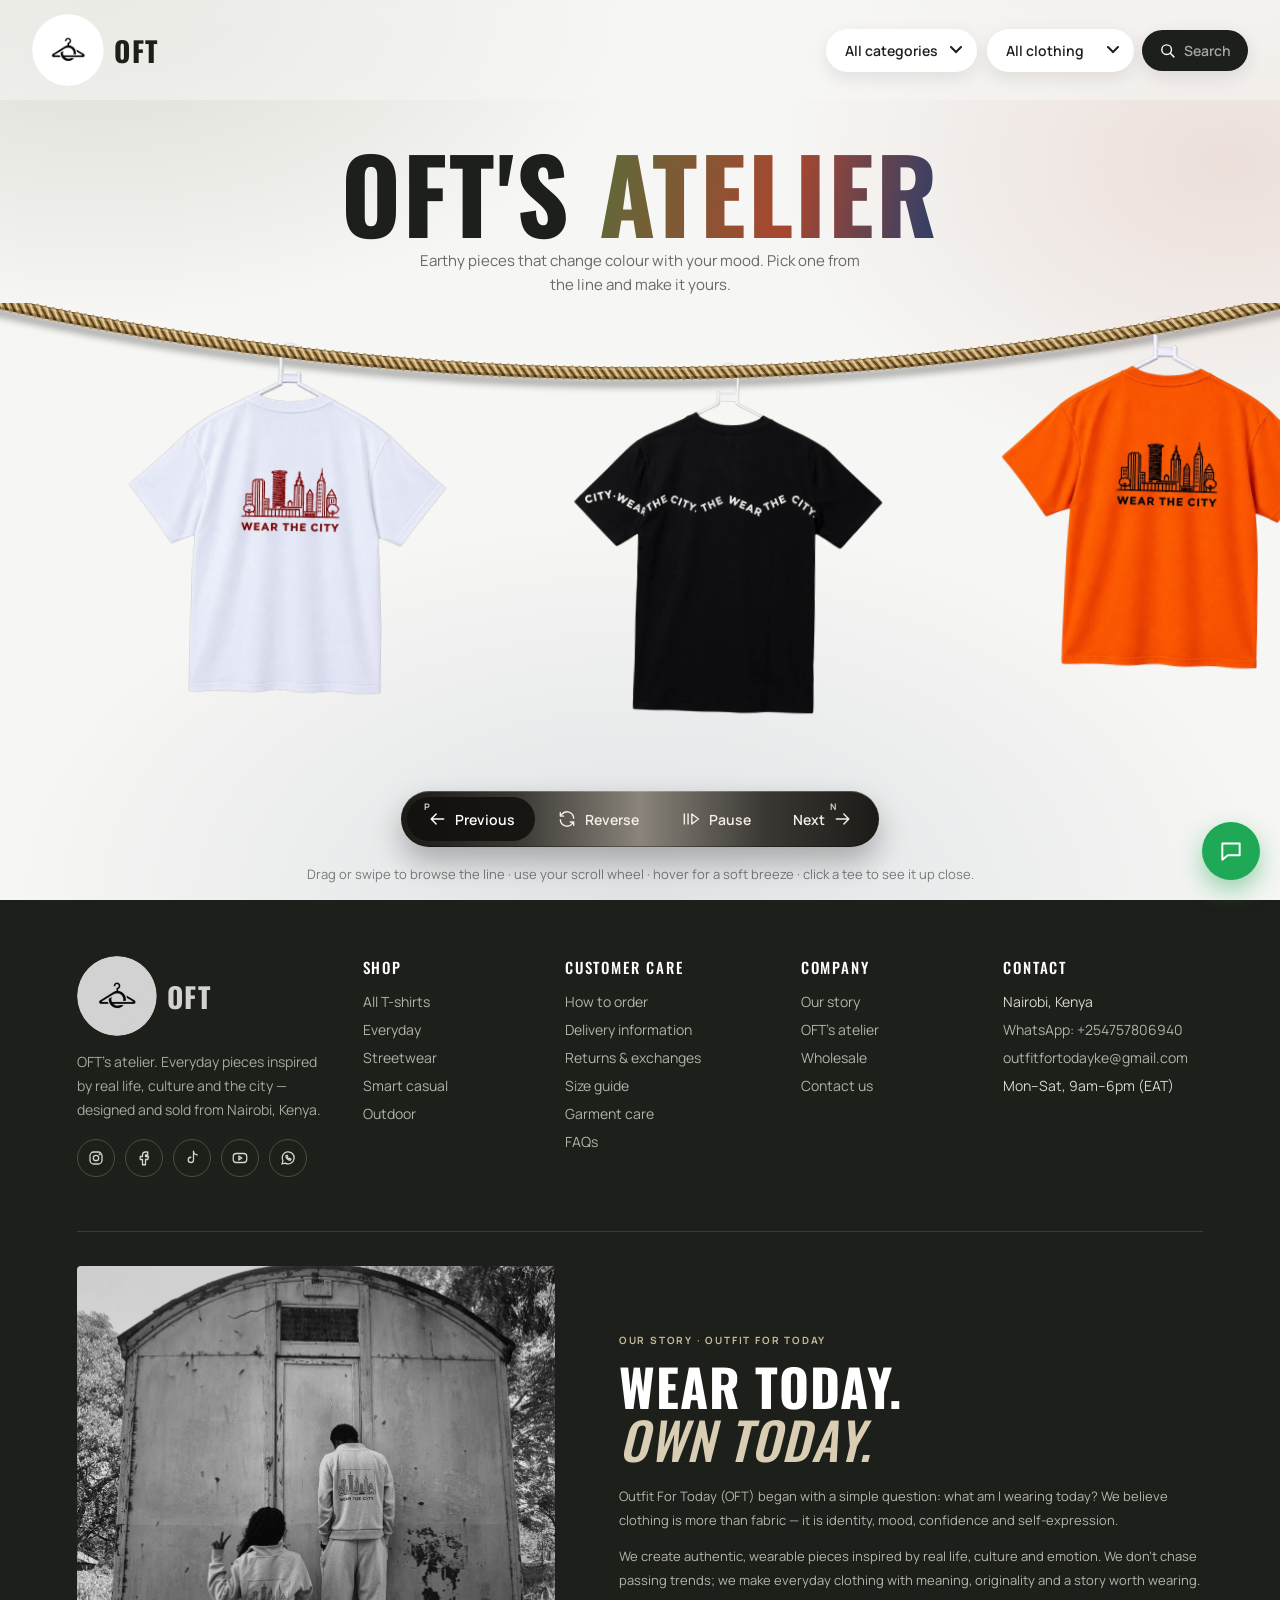
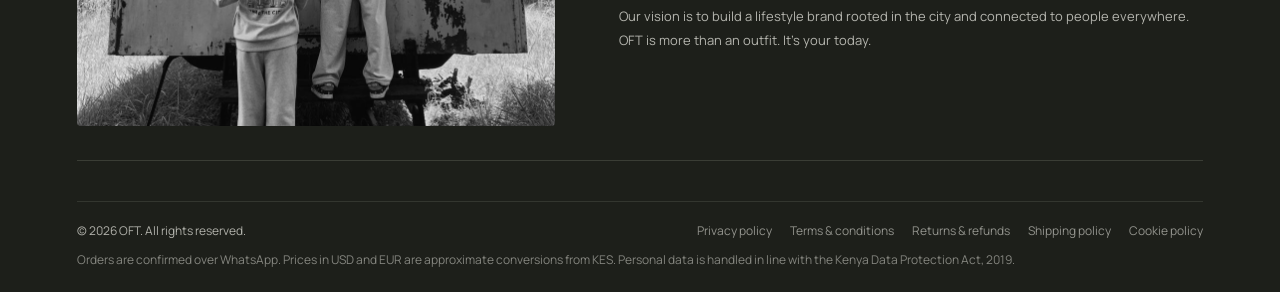
<file: index.html>
<!DOCTYPE html>
<html lang="en">
<head>
<meta charset="UTF-8">
<meta name="viewport" content="width=device-width, initial-scale=1">
<title>OFT — OFT's Atelier</title>
<link rel="icon" type="image/webp" href="assets/logo.webp">
<link rel="preconnect" href="https://fonts.googleapis.com">
<link rel="preconnect" href="https://fonts.gstatic.com" crossorigin>
<link href="https://fonts.googleapis.com/css2?family=Oswald:wght@500;700&family=Manrope:wght@400;600&display=swap" rel="stylesheet">
<link rel="stylesheet" href="css/style.css">
<link rel="stylesheet" href="css/loader.css">
<script src="js/loader.js"></script>
</head>
<body>
<header class="top">
  <a class="logo" id="logoL" href="#" aria-label="OFT home"></a>
  <div class="nav">
    <div class="sels"><select id="cat" aria-label="Category"></select><select id="type" aria-label="Clothing type"></select></div>
    <button class="search-toggle" id="searchToggle" type="button" aria-expanded="false" aria-controls="siteSearch"><svg viewBox="0 0 24 24" aria-hidden="true"><circle cx="10.8" cy="10.8" r="6.8"/><path d="m16 16 5 5"/></svg><span>Search</span></button>
    <div class="site-search" id="siteSearch" hidden><label for="siteSearchInput">Search OFT</label><div class="search-field"><input id="siteSearchInput" type="search" placeholder="Search products, categories, help…" autocomplete="off"><button id="searchClose" type="button" aria-label="Close search">×</button></div><div id="searchResults" class="search-results" aria-live="polite"></div></div>
  </div>
</header>

<main id="landing">
  <div class="hero">
    <h1>OFT's <span>atelier</span></h1>
    <p class="sub">Earthy pieces that change colour with your mood. Pick one from the line and make it yours.</p>
  </div>
  <div class="stage" id="stage">
    <svg class="rope" id="rope" aria-hidden="true" focusable="false"></svg>
    <div class="track" id="track"></div>
    <svg class="rope front" id="ropeFront" aria-hidden="true" focusable="false"></svg>
    <div class="empty" id="empty" hidden></div>
  </div>
  <div class="controls">
    <div class="dock" role="group" aria-label="Line controls">
      <button id="linePrev" aria-label="Scroll to previous clothes" aria-keyshortcuts="P"><span class="arr"><svg viewBox="0 0 24 24" aria-hidden="true"><path d="M20 12H5M11 6l-6 6 6 6"/></svg><sup>P</sup></span><span class="lbl">Previous</span></button>
      <button id="reverse" aria-label="Reverse direction"><svg class="ic" viewBox="0 0 24 24" aria-hidden="true"><path d="M20 11a8 8 0 0 0-14.5-4.2M4 4.5v4h4"/><path d="M4 13a8 8 0 0 0 14.5 4.2M20 19.5v-4h-4"/></svg><span class="lbl">Reverse</span></button>
      <button id="toggle" aria-label="Pause or play"><svg class="ic" viewBox="0 0 24 24" aria-hidden="true"><path d="M4 6v12M8.5 6v12"/><path d="M13 6l8 6-8 6z"/></svg><span class="lbl">Pause</span></button>
      <button id="lineNext" aria-label="Scroll to next clothes" aria-keyshortcuts="N"><span class="lbl">Next</span><span class="arr"><svg viewBox="0 0 24 24" aria-hidden="true"><path d="M4 12h15M13 6l6 6-6 6"/></svg><sup>N</sup></span></button>
    </div>
  </div>
  <p class="hint">Drag or swipe to browse the line · use your scroll wheel · hover for a soft breeze · click a tee to see it up close.</p>
</main>
<div id="footL"></div>

<section id="detail" hidden>
  <div class="dbar"><a class="logo" id="logoD" href="#" aria-label="Back to the line"></a><button id="back" class="back">Back to the line</button></div>
  <div class="dmain">
    <div class="view" id="view"></div>
    <div class="info">
      <h2 id="pname"></h2>
      <div class="tags" id="tags"></div>
      <div class="buy">
        <div class="qty" id="qty" role="group" aria-label="Quantity"><button data-d="-1" aria-label="Less">−</button><output id="q">1</output><button data-d="1" aria-label="More">+</button></div>
        <div class="price"><div class="amt"><b id="amt"></b><small id="each"></small></div>
          <div class="cur" id="cur" role="group" aria-label="Currency"><button data-c="KES">KES</button><button data-c="USD">USD</button><button data-c="EUR">EUR</button></div></div>
      </div>
      <p class="desc" id="desc"></p>
      <div class="modal-actions">
        <a class="catalogue" href="https://wa.me/c/254757806940" target="_blank" rel="noopener">View catalogue</a>
        <a class="wa" id="wa" target="_blank" rel="noopener">Chat with us on WhatsApp</a>
      </div>
    </div>
  </div>
  <div id="footD"></div>
</section>

<div id="policyDialog" class="policy-dialog" hidden role="dialog" aria-modal="true" aria-labelledby="policyTitle">
  <article class="policy-sheet"><header><h2 id="policyTitle">Store policy</h2><button id="policyClose" type="button" aria-label="Close policy">Close ✕</button></header><div id="policyBody" class="policy-body"></div></article>
</div>

<div id="help">
  <div class="panel" id="panel" hidden></div>
  <button id="bubble" aria-label="Support" aria-expanded="false"><svg viewBox="0 0 24 24"><path d="M4 5h16v11H9l-5 4z"/></svg></button>
</div>

<!-- Logo + colour filters (do not remove). -->
<svg width="0" height="0" style="position:absolute" aria-hidden="true" focusable="false">
  <filter id="softClothRipple" x="-8%" y="-8%" width="116%" height="116%">
    <feTurbulence type="fractalNoise" baseFrequency="0.012 0.035" numOctaves="2" seed="8" result="fabricNoise"/>
    <feDisplacementMap in="SourceGraphic" in2="fabricNoise" scale="1.8" xChannelSelector="R" yChannelSelector="G"/>
  </filter>
  <symbol id="logo" viewBox="0 0 40 40"><rect width="40" height="40" rx="10" fill="#1d1f1a"/><path d="M20 22v-3c-3-4 4-7 4-3" fill="none" stroke="#d9cdb4" stroke-width="2.4" stroke-linecap="round"/><path d="M7 31l13-9 13 9z" fill="none" stroke="#d9cdb4" stroke-width="2.6" stroke-linejoin="round" stroke-linecap="round"/></symbol>
</svg>

<script src="js/app.js"></script>
</body>
</html>
</file>
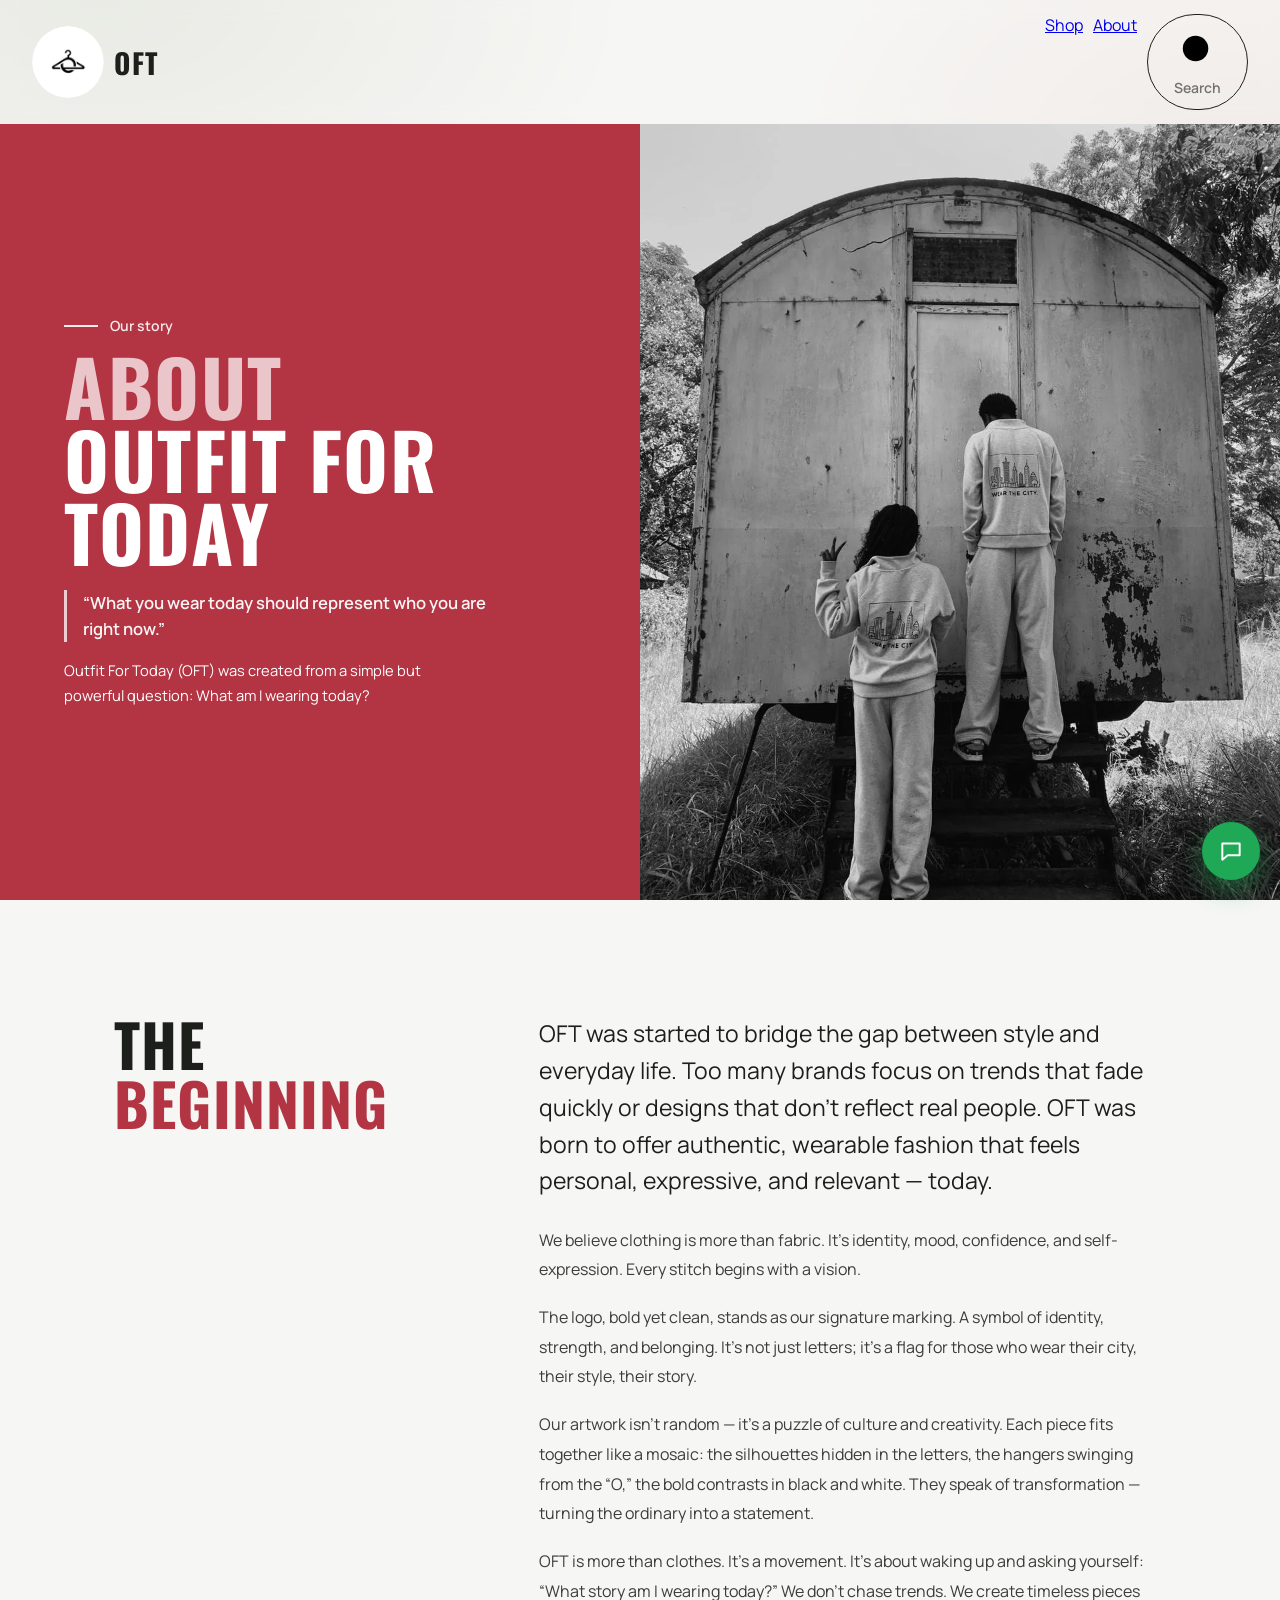
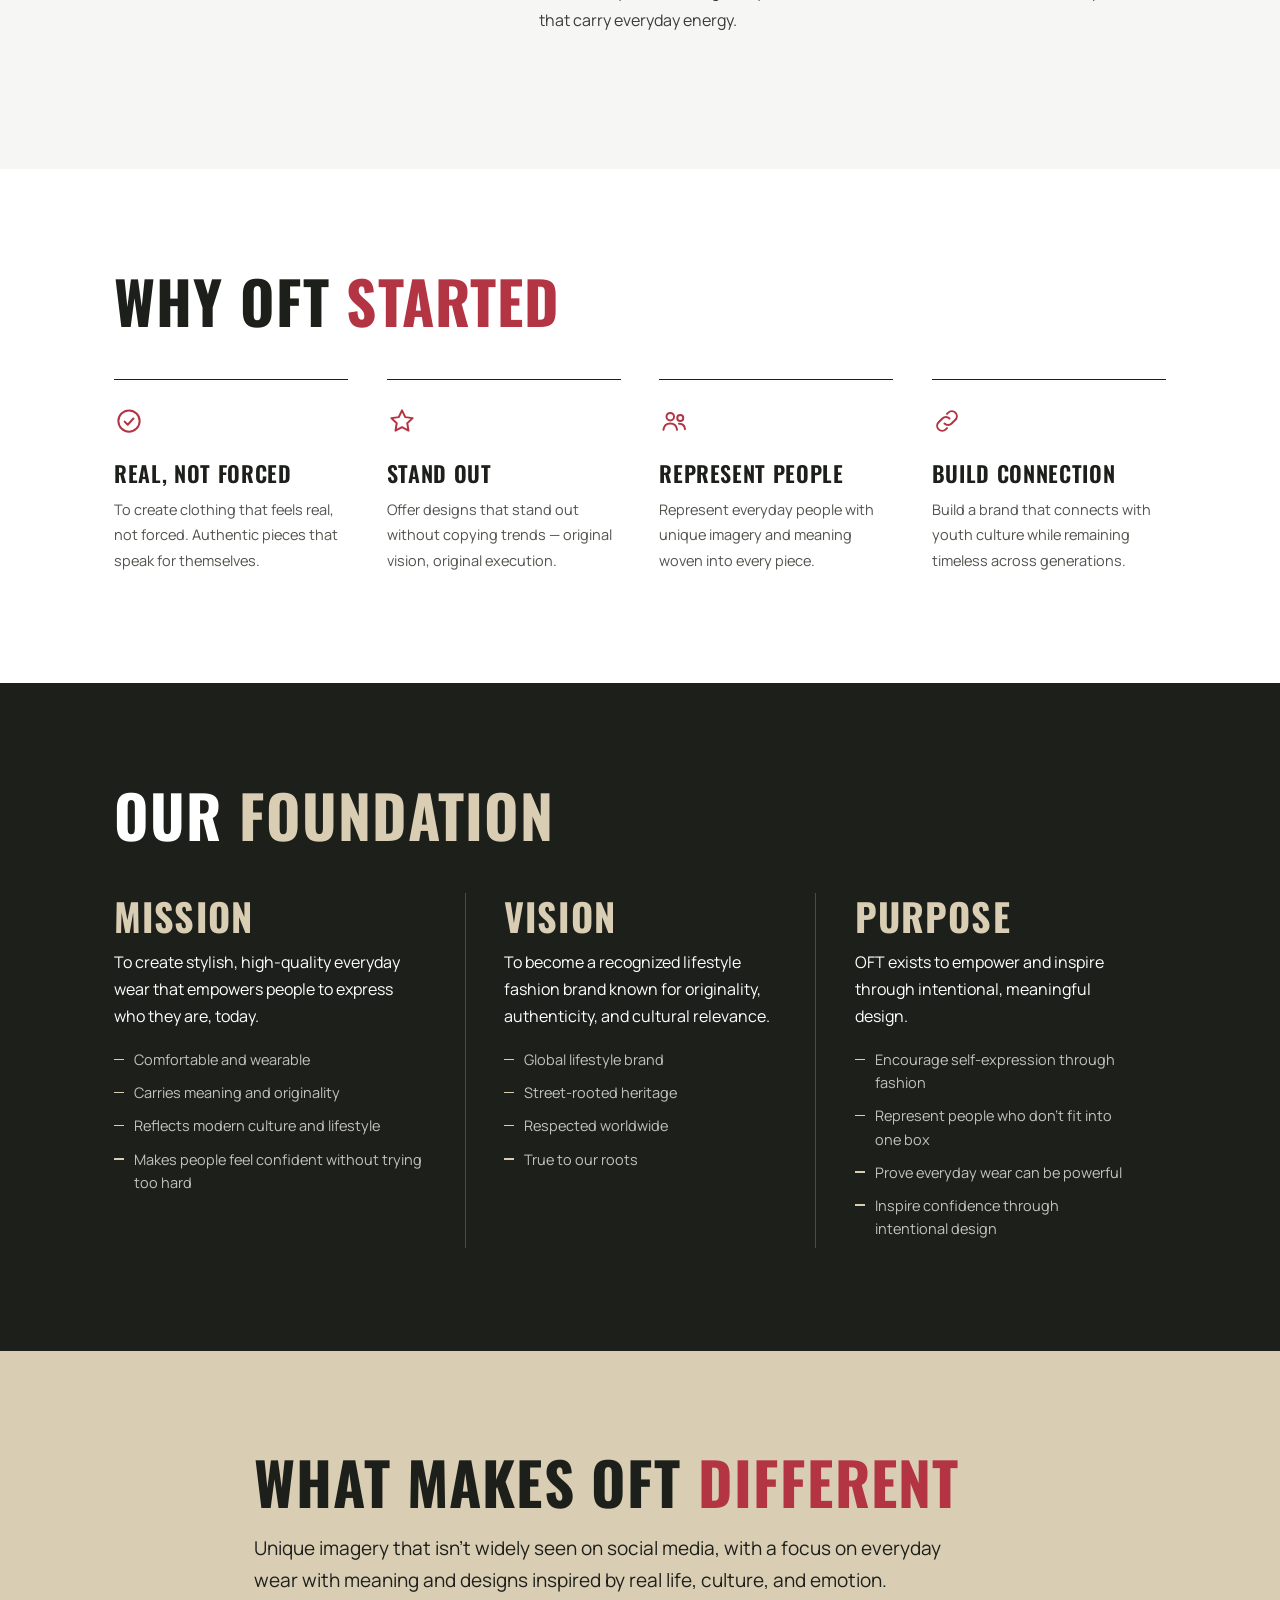
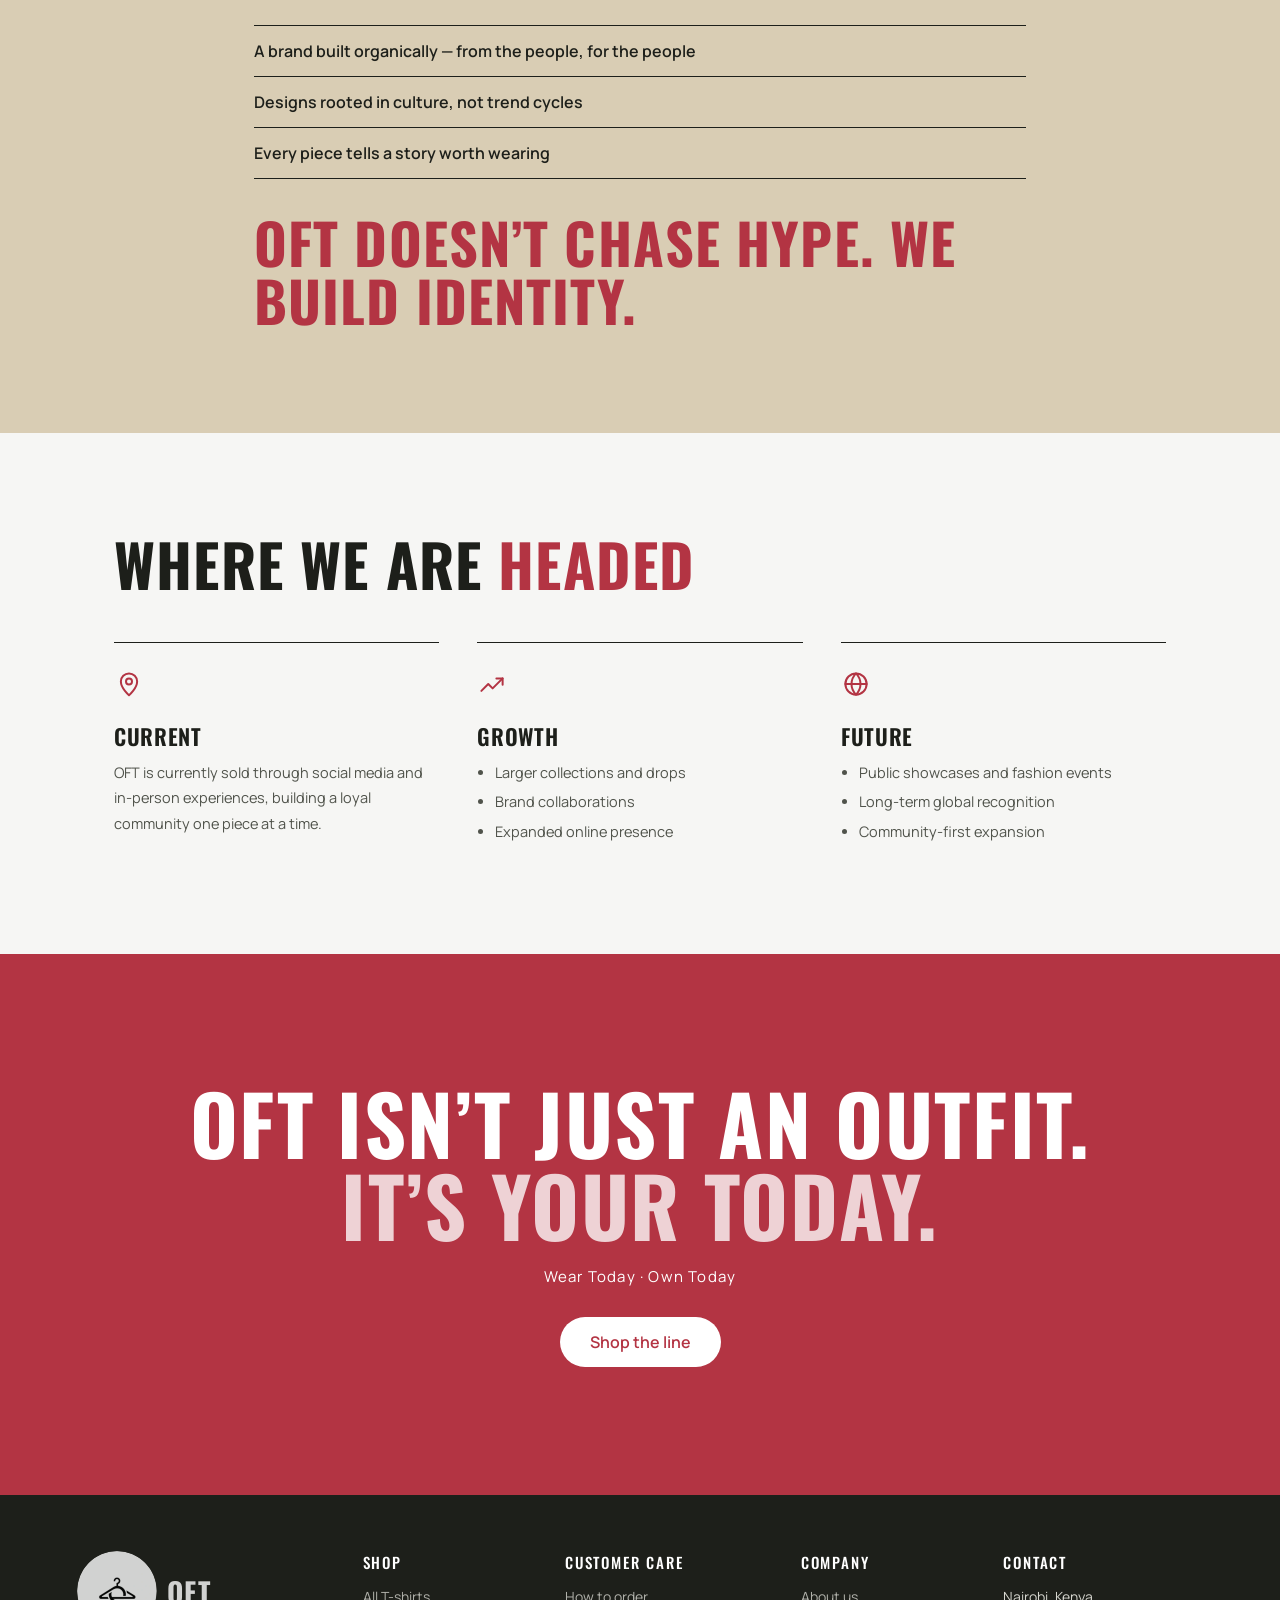
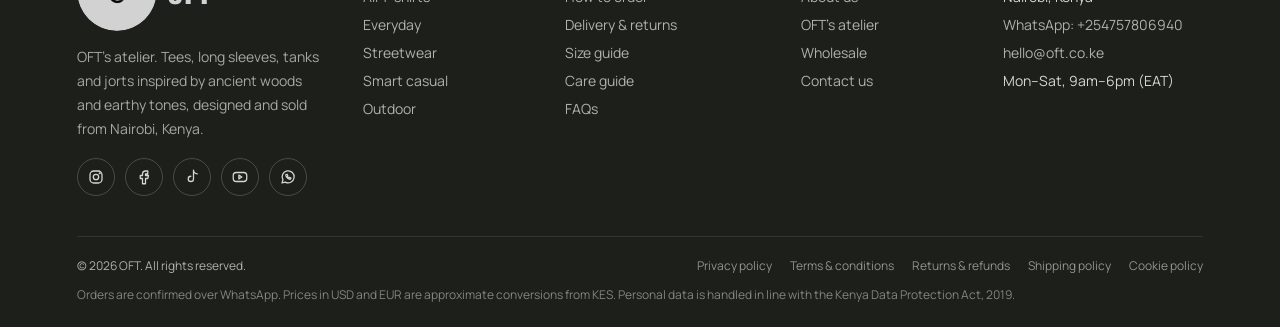
<file: about.html>
<!DOCTYPE html>
<html lang="en">
<head>
<meta charset="UTF-8">
<meta name="viewport" content="width=device-width, initial-scale=1">
<title>About — Outfit For Today (OFT)</title>
<meta name="description" content="Outfit For Today (OFT) is a Nairobi clothing label built on one question: what am I wearing today? Read our story, mission and vision.">
<link rel="icon" type="image/webp" href="assets/logo.webp">
<link rel="preconnect" href="https://fonts.googleapis.com">
<link rel="preconnect" href="https://fonts.gstatic.com" crossorigin>
<link href="https://fonts.googleapis.com/css2?family=Oswald:wght@500;700&family=Manrope:wght@400;600&display=swap" rel="stylesheet">
<link rel="stylesheet" href="css/style.css">
<link rel="stylesheet" href="css/loader.css">
<script src="js/loader.js"></script>
<link rel="stylesheet" href="css/about.css">
</head>
<body class="about-page">

<header class="top">
  <a class="logo" id="logoL" href="index.html" aria-label="OFT home"></a>
  <div class="nav">
    <div class="sels">
      <a class="navlink" href="index.html">Shop</a>
      <a class="navlink" href="about.html" aria-current="page">About</a>
      <button class="searchbtn" type="button" data-search aria-label="Search the site" aria-haspopup="dialog" aria-keyshortcuts="/"><svg viewBox="0 0 24 24" aria-hidden="true"><circle cx="11" cy="11" r="6.5"/><path d="M16 16l4.5 4.5"/></svg><span>Search</span></button>
    </div>
  </div>
</header>

<main>

  <!-- HERO -->
  <section class="about-hero" aria-labelledby="aboutTitle">
    <div class="ah-text">
      <p class="kicker">Our story</p>
      <h1 id="aboutTitle">About<br><em>Outfit For Today</em></h1>
      <blockquote>“What you wear today should represent who you are right now.”</blockquote>
      <p>Outfit For Today (OFT) was created from a simple but powerful question: What am I wearing today?</p>
    </div>
    <div class="ah-image">
      <img src="assets/about-us.webp" width="960" height="1280" alt="Two people seen from behind in matching OFT ‘Wear the City’ sweatshirts and sweatpants, standing at the steps of an old railway carriage">
    </div>
  </section>

  <!-- STORY -->
  <section class="story" id="story">
    <div class="wrap story-grid">
      <h2>The <em>beginning</em></h2>
      <div class="story-inner">
        <p class="lede">OFT was started to bridge the gap between style and everyday life. Too many brands focus on trends that fade quickly or designs that don’t reflect real people. OFT was born to offer authentic, wearable fashion that feels personal, expressive, and relevant — today.</p>
        <p>We believe clothing is more than fabric. It’s identity, mood, confidence, and self-expression. Every stitch begins with a vision.</p>
        <p>The logo, bold yet clean, stands as our signature marking. A symbol of identity, strength, and belonging. It’s not just letters; it’s a flag for those who wear their city, their style, their story.</p>
        <p>Our artwork isn’t random — it’s a puzzle of culture and creativity. Each piece fits together like a mosaic: the silhouettes hidden in the letters, the hangers swinging from the “O,” the bold contrasts in black and white. They speak of transformation — turning the ordinary into a statement.</p>
        <p>OFT is more than clothes. It’s a movement. It’s about waking up and asking yourself: “What story am I wearing today?” We don’t chase trends. We create timeless pieces that carry everyday energy.</p>
      </div>
    </div>
  </section>

  <!-- WHY WE STARTED -->
  <section class="why" id="why">
    <div class="wrap">
      <h2>Why OFT <em>started</em></h2>
      <div class="why-grid">
        <div class="why-item">
          <svg viewBox="0 0 24 24" aria-hidden="true"><circle cx="12" cy="12" r="8.5"/><path d="M8.5 12.5l2.5 2.5 4.5-5"/></svg>
          <h3>Real, not forced</h3>
          <p>To create clothing that feels real, not forced. Authentic pieces that speak for themselves.</p>
        </div>
        <div class="why-item">
          <svg viewBox="0 0 24 24" aria-hidden="true"><path d="M12 3.5l2.6 5.4 5.9.8-4.3 4.1 1 5.9L12 16.9l-5.2 2.8 1-5.9L3.5 9.7l5.9-.8z"/></svg>
          <h3>Stand out</h3>
          <p>Offer designs that stand out without copying trends — original vision, original execution.</p>
        </div>
        <div class="why-item">
          <svg viewBox="0 0 24 24" aria-hidden="true"><circle cx="9" cy="8.5" r="3"/><path d="M3.5 19c.5-3.2 2.7-5 5.5-5s5 1.8 5.5 5"/><circle cx="17" cy="9.5" r="2.4"/><path d="M16 14.2c2.6-.2 4.4 1.4 4.8 4.3"/></svg>
          <h3>Represent people</h3>
          <p>Represent everyday people with unique imagery and meaning woven into every piece.</p>
        </div>
        <div class="why-item">
          <svg viewBox="0 0 24 24" aria-hidden="true"><path d="M10 14a4 4 0 0 0 5.7 0l3-3a4 4 0 0 0-5.7-5.7l-1 1"/><path d="M14 10a4 4 0 0 0-5.7 0l-3 3a4 4 0 0 0 5.7 5.7l1-1"/></svg>
          <h3>Build connection</h3>
          <p>Build a brand that connects with youth culture while remaining timeless across generations.</p>
        </div>
      </div>
    </div>
  </section>

  <!-- MISSION / VISION / PURPOSE -->
  <section class="pillars" id="foundation">
    <div class="wrap">
      <h2>Our <em>foundation</em></h2>
      <div class="pillars-grid">
        <div class="pillar">
          <h3>Mission</h3>
          <p>To create stylish, high-quality everyday wear that empowers people to express who they are, today.</p>
          <ul>
            <li>Comfortable and wearable</li>
            <li>Carries meaning and originality</li>
            <li>Reflects modern culture and lifestyle</li>
            <li>Makes people feel confident without trying too hard</li>
          </ul>
        </div>
        <div class="pillar">
          <h3>Vision</h3>
          <p>To become a recognized lifestyle fashion brand known for originality, authenticity, and cultural relevance.</p>
          <ul>
            <li>Global lifestyle brand</li>
            <li>Street-rooted heritage</li>
            <li>Respected worldwide</li>
            <li>True to our roots</li>
          </ul>
        </div>
        <div class="pillar">
          <h3>Purpose</h3>
          <p>OFT exists to empower and inspire through intentional, meaningful design.</p>
          <ul>
            <li>Encourage self-expression through fashion</li>
            <li>Represent people who don’t fit into one box</li>
            <li>Prove everyday wear can be powerful</li>
            <li>Inspire confidence through intentional design</li>
          </ul>
        </div>
      </div>
    </div>
  </section>

  <!-- WHAT MAKES US DIFFERENT -->
  <section class="diff" id="different">
    <div class="wrap diff-inner">
      <h2>What makes OFT <em>different</em></h2>
      <p>Unique imagery that isn’t widely seen on social media, with a focus on everyday wear with meaning and designs inspired by real life, culture, and emotion.</p>
      <ul>
        <li>A brand built organically — from the people, for the people</li>
        <li>Designs rooted in culture, not trend cycles</li>
        <li>Every piece tells a story worth wearing</li>
      </ul>
      <p class="diff-tagline">OFT doesn’t chase hype. We build identity.</p>
    </div>
  </section>

  <!-- WHERE WE ARE HEADED -->
  <section class="why headed" id="headed">
    <div class="wrap">
      <h2>Where we are <em>headed</em></h2>
      <div class="why-grid three">
        <div class="why-item">
          <svg viewBox="0 0 24 24" aria-hidden="true"><path d="M12 21s-6.5-5.6-6.5-11a6.5 6.5 0 0 1 13 0c0 5.4-6.5 11-6.5 11z"/><circle cx="12" cy="10" r="2.4"/></svg>
          <h3>Current</h3>
          <p>OFT is currently sold through social media and in-person experiences, building a loyal community one piece at a time.</p>
        </div>
        <div class="why-item">
          <svg viewBox="0 0 24 24" aria-hidden="true"><path d="M3.5 17.500l5.500-5.5 3.5 3.5 8-8"/><path d="M15.500 7.500h5v5"/></svg>
          <h3>Growth</h3>
          <ul>
            <li>Larger collections and drops</li>
            <li>Brand collaborations</li>
            <li>Expanded online presence</li>
          </ul>
        </div>
        <div class="why-item">
          <svg viewBox="0 0 24 24" aria-hidden="true"><circle cx="12" cy="12" r="8.5"/><path d="M3.500 12h17M12 3.500c2.400 2.5 3.6 5.3 3.6 8.500s-1.2 6-3.6 8.500c-2.4-2.5-3.6-5.3-3.6-8.500S9.600 6 12 3.500z"/></svg>
          <h3>Future</h3>
          <ul>
            <li>Public showcases and fashion events</li>
            <li>Long-term global recognition</li>
            <li>Community-first expansion</li>
          </ul>
        </div>
      </div>
    </div>
  </section>

  <!-- CLOSING -->
  <section class="closing">
    <div class="wrap">
      <h2>OFT isn’t just an outfit.<br><em>It’s your today.</em></h2>
      <p>Wear Today · Own Today</p>
      <a class="shop-cta" href="index.html">Shop the line</a>
    </div>
  </section>

</main>

<div id="footL"></div>

<script src="js/data.js"></script>
<script src="js/content.js"></script>
<script src="js/site.js"></script>
</body>
</html>
</file>
<file: css/style.css>
:root{--ink:#1d1f1a;--paper:#f6f6f4;--item:clamp(240px,min(30vw,46vh),480px)}
*{box-sizing:border-box;margin:0}
body{font-family:Manrope,sans-serif;background:var(--paper);color:var(--ink);min-height:100vh;overflow:hidden}
.top{position:fixed;inset:0 0 auto;display:flex;gap:16px;align-items:baseline;padding:22px 32px;z-index:20}
.top b{font:700 28px Oswald,sans-serif;letter-spacing:.04em}
.top span{font-size:14px;opacity:.6}
#landing{height:100vh;display:flex;flex-direction:column;justify-content:center}
.stage{position:relative;height:calc(var(--item)*.95 + 115px);overflow:hidden}
.rope{position:absolute;left:0;top:0;width:100%;height:100%;z-index:0;pointer-events:none;overflow:visible}
.rope.front{z-index:3}  /* the rope runs in front of each hook; the top of the hook curl still shows above it */
.track{position:absolute;top:0;left:0;display:flex;will-change:transform;z-index:2}
.slot{flex:none;width:var(--item);margin-right:calc(var(--item)*.14);transform-origin:50% 0;will-change:transform}
.item{position:relative;width:100%;cursor:pointer;flex:none;
 transform-origin:50% 0;transition:transform .35s cubic-bezier(.2,.9,.3,1.2),filter .35s;z-index:1}
.item:hover,.item:focus-visible{transform:scale(1.14);z-index:5;filter:drop-shadow(0 22px 22px rgba(0,0,0,.28));outline:none}
.item .hanger{position:absolute;top:0;left:0;width:100%;height:auto;z-index:2;pointer-events:none}
.item .shirt{display:block;width:100%;aspect-ratio:5/6;object-fit:contain;margin-top:18%}
.item .shirt.baked{margin-top:0}
img{-webkit-user-drag:none;user-select:none}
.controls{display:flex;justify-content:center;gap:12px;margin-top:8px}
button{font:600 14px Manrope,sans-serif;padding:12px 26px;border-radius:999px;border:1.5px solid var(--ink);background:transparent;color:var(--ink);cursor:pointer;transition:.2s}
button:hover{background:var(--ink);color:var(--paper)}
button:focus-visible{outline:3px solid #5b6b3a;outline-offset:3px}
.hint{text-align:center;font-size:13px;opacity:.55;margin-top:18px}

#detail{position:fixed;inset:0;background:#fff;display:grid;grid-template-columns:1fr 1fr;align-items:center;gap:4vw;padding:90px 6vw 40px;z-index:30;animation:in .5s ease}
#detail[hidden]{display:none}
@keyframes in{from{opacity:0;transform:scale(1.04)}}
.back{position:absolute;top:20px;right:28px}
.view{perspective:1000px;display:flex;justify-content:center}
.stack{position:relative;isolation:isolate;width:min(42vw,64vh);aspect-ratio:5/6;transition:transform .15s;filter:drop-shadow(0 30px 30px rgba(0,0,0,.2))}
.stack img{position:absolute;inset:0;width:100%;height:100%;object-fit:contain}
.stack img[hidden]{display:none}
.tags{display:grid;grid-template-columns:repeat(2,minmax(130px,200px));gap:28px;justify-content:center}
.tag{position:relative;border:0;border-radius:6px;padding:34px 16px 16px;text-align:left;color:#fff;
 box-shadow:0 14px 24px rgba(0,0,0,.2);transition:transform .25s}
.tag:hover{transform:translateY(-8px) rotate(-1.5deg);background:inherit}
.tag:disabled{opacity:.3;cursor:not-allowed;filter:grayscale(.6);box-shadow:none}
.tag:disabled:hover{transform:none}
.tag.light{color:#2b2a26;box-shadow:0 0 0 1px rgba(0,0,0,.12),0 8px 14px rgba(0,0,0,.1)}
.tag::before{content:"";position:absolute;top:-14px;left:calc(50% - 14px);width:28px;height:36px;border:5px solid #d8c9a6;border-radius:50%}
.tag .n{font:700 34px Oswald,sans-serif;display:block}
.tag small{display:block;font-size:11px;line-height:1.4;margin:6px 0 16px;opacity:.85;font-weight:400}
.tag .bar{height:26px;opacity:.85;background:repeating-linear-gradient(90deg,currentColor 0 2px,transparent 2px 4px,currentColor 4px 5px,transparent 5px 8px)}
.tag[aria-pressed=true]{outline:3px solid var(--ink);outline-offset:4px}
@media(max-width:800px){#detail{grid-template-columns:1fr;overflow:auto;align-items:start}.stack{width:70vw}}
@media(prefers-reduced-motion:reduce){.item,#detail{transition:none;animation:none}}

/* ===== v2: header, filters, detail layout, footer, support bubble ===== */
body{overflow-x:hidden;overflow-y:auto}
.top{align-items:flex-start;justify-content:space-between;flex-wrap:wrap;gap:10px 16px;padding:14px 32px;background:rgba(246,246,244,.9);backdrop-filter:blur(8px)}
.logo{display:flex;align-items:center;gap:10px;color:var(--ink);text-decoration:none}
.logo .lm{width:72px;height:72px;object-fit:contain;border-radius:50%;flex:none}.logo b{font:700 28px Oswald,sans-serif;letter-spacing:.06em}
.nav{display:flex;flex-direction:column;align-items:flex-end;gap:8px;max-width:100%}
select{font:600 14px Manrope,sans-serif;padding:9px 34px 9px 16px;border-radius:999px;border:1.5px solid var(--ink);background:transparent;color:var(--ink);cursor:pointer}
.cats{display:flex;gap:6px;overflow-x:auto;max-width:100%;padding-bottom:2px;scrollbar-width:none}
.chip{padding:6px 14px;font-size:12px;white-space:nowrap}
.chip[aria-pressed=true],.cur button[aria-pressed=true]{background:var(--ink);color:var(--paper)}
.empty{position:absolute;inset:0;display:flex;align-items:center;justify-content:center;padding:0 16px;z-index:4;text-align:center;pointer-events:none}
.empty[hidden]{display:none}
.empty-card{pointer-events:auto;cursor:default;width:min(380px,100%);padding:28px 28px 24px;display:flex;flex-direction:column;align-items:center;gap:10px;
  background:rgba(255,255,255,.78);-webkit-backdrop-filter:blur(10px);backdrop-filter:blur(10px);border:1px solid #e5e5dc;border-radius:22px;box-shadow:0 18px 44px rgba(29,31,26,.10);animation:emptyIn .35s ease both}
.empty-ic{width:52px;height:52px;border-radius:50%;display:grid;place-items:center;background:#eeefe8;color:var(--ink);margin-bottom:2px}
.empty-ic svg{width:26px;height:26px;fill:none;stroke:currentColor;stroke-width:1.6;stroke-linecap:round;stroke-linejoin:round}
.empty-card h3{font:700 22px/1.15 Oswald,sans-serif;letter-spacing:.05em;text-transform:uppercase;color:var(--ink)}
.empty-card p{font-size:14px;line-height:1.55;color:#55584c;max-width:30ch}
.empty-actions{display:flex;flex-wrap:wrap;justify-content:center;gap:10px;margin-top:8px}
.empty .empty-btn{display:inline-flex;align-items:center;justify-content:center;padding:11px 22px;border-radius:999px;border:1.5px solid var(--ink);background:var(--ink);color:#fff;font:600 13px Manrope,sans-serif;text-decoration:none;cursor:pointer;transition:.2s}
.empty .empty-btn:hover,.empty .empty-btn:focus-visible{background:#5b6b3a;border-color:#5b6b3a;color:#fff}
.empty .empty-btn.ghost{background:transparent;color:var(--ink)}
.empty .empty-btn.ghost:hover,.empty .empty-btn.ghost:focus-visible{background:var(--ink);border-color:var(--ink);color:#fff}
@keyframes emptyIn{from{opacity:0;transform:translateY(8px)}to{opacity:1;transform:none}}
@media(prefers-reduced-motion:reduce){.empty-card{animation:none}}

#detail{display:block;overflow-y:auto;padding:0;background:#fff}
#detail[hidden]{display:none}
.dbar{position:sticky;top:0;z-index:5;display:flex;justify-content:space-between;align-items:center;padding:14px 32px;background:rgba(255,255,255,.92);backdrop-filter:blur(8px)}
.back{position:static}
.dmain{display:grid;grid-template-columns:1fr 1fr;gap:4vw;align-items:center;padding:20px 6vw 70px;min-height:calc(100vh - 70px)}
.info{max-width:420px;display:flex;flex-direction:column;gap:22px}
.info h2{font:700 34px Oswald,sans-serif;letter-spacing:.03em;text-transform:uppercase}
.tags{grid-template-columns:repeat(4,1fr);gap:12px;justify-content:stretch;padding-top:10px}
.tag{padding:20px 8px 8px;box-shadow:0 8px 14px rgba(0,0,0,.18)}
.tag::before{width:16px;height:20px;border-width:3px;top:-10px;left:calc(50% - 8px)}
.tag .n{font-size:18px}.tag small{font-size:10px;margin:2px 0 8px;font-weight:600}.tag .bar{height:12px}
.tag:hover{transform:translateY(-4px) rotate(-1.5deg)}
.buy{display:flex;flex-wrap:wrap;gap:18px 24px;align-items:center}
.qty{display:flex;align-items:center;border:1.5px solid var(--ink);border-radius:999px}
.qty button{border:0;padding:8px 16px;font-size:18px}.qty output{min-width:28px;text-align:center;font-weight:600}
.price{display:flex;flex-direction:column;gap:8px}
.amt b{font:700 30px Oswald,sans-serif;letter-spacing:.02em}.amt small{margin-left:8px;font-size:12px;opacity:.6}
.cur{display:flex;gap:4px}.cur button{padding:4px 12px;font-size:12px}
.desc{font-size:15px;line-height:1.75;color:#3b3d37;border-top:1px solid #e4e4df;padding-top:18px}
.wa{display:inline-flex;justify-content:center;align-items:center;gap:8px;background:#1fa855;color:#fff;font-weight:600;padding:14px 26px;border-radius:999px;text-decoration:none}
.wa:hover{background:#178c45}

.foot{background:#1d1f1a;color:#d6d6cf;padding:56px 6vw 24px;font-size:14px}
.foot a{color:inherit;text-decoration:none;opacity:.8}.foot a:hover{opacity:1;text-decoration:underline}
.fg{display:grid;grid-template-columns:1.6fr 1fr 1fr 1fr 1.3fr;gap:36px}
.foot h4{font:500 15px Oswald,sans-serif;letter-spacing:.12em;text-transform:uppercase;color:#fff;margin-bottom:14px}
.foot ul{list-style:none;padding:0;display:grid;gap:9px}
.foot .logo{color:#fff;margin-bottom:14px}.fb p{line-height:1.7;opacity:.75;max-width:300px}
.soc{display:flex;gap:10px;margin-top:18px;flex-wrap:wrap}
.soc a{width:38px;height:38px;border:1px solid #4a4d44;border-radius:50%;display:grid;place-items:center;opacity:1}
.soc a:hover{background:#d9cdb4;color:#1d1f1a;border-color:#d9cdb4}
.soc svg{width:18px;height:18px;fill:none;stroke:currentColor;stroke-width:1.7;stroke-linecap:round;stroke-linejoin:round}
.fl{margin-top:40px;padding-top:20px;border-top:1px solid #3a3d35;display:flex;justify-content:space-between;flex-wrap:wrap;gap:12px;font-size:12px;opacity:.8}
.fl nav{display:flex;gap:18px;flex-wrap:wrap}.fl .note{flex-basis:100%;opacity:.7}

#help{position:fixed;right:20px;bottom:20px;z-index:60;display:flex;flex-direction:column;align-items:flex-end;gap:12px}
#bubble{width:58px;height:58px;padding:0;border:0;border-radius:50%;background:var(--ink);color:#fff;display:grid;place-items:center;box-shadow:0 10px 24px rgba(0,0,0,.3)}
#bubble:hover{background:#5b6b3a}#bubble svg{width:26px;height:26px;fill:none;stroke:currentColor;stroke-width:1.8;stroke-linejoin:round}
.panel{width:min(300px,calc(100vw - 40px));background:#fff;border-radius:16px;box-shadow:0 16px 40px rgba(0,0,0,.25);padding:18px;display:grid;gap:10px;font-size:14px}
.panel[hidden]{display:none}.panel b{font:500 18px Oswald,sans-serif;letter-spacing:.04em}.panel p{opacity:.7;line-height:1.5}
.panel a{display:block;padding:11px 14px;border-radius:10px;border:1.5px solid #e1e1da;color:var(--ink);text-decoration:none;font-weight:600}
.panel a:hover{background:#f1f1ec}.panel a.go{background:#1fa855;border-color:#1fa855;color:#fff}

@media(max-width:1000px){.fg{grid-template-columns:1fr 1fr}.fb{grid-column:1/-1}}
@media(max-width:800px){.dmain{grid-template-columns:1fr;min-height:0}.info{max-width:none}.top,.dbar{padding:12px 16px}.nav{align-items:flex-start;width:100%}}

/* ===== v3: two dropdowns + livelier landing ===== */
body{background:radial-gradient(60vw 50vh at 8% 0%,rgba(91,107,58,.18),transparent 70%),radial-gradient(50vw 50vh at 96% 18%,rgba(168,71,47,.13),transparent 70%),radial-gradient(70vw 60vh at 50% 100%,rgba(43,63,107,.11),transparent 70%),var(--paper);background-attachment:fixed}
.top{background:rgba(246,246,244,.55)}
.nav{flex-direction:row}.sels{display:flex;gap:10px;flex-wrap:wrap;justify-content:flex-end}
select{appearance:none;-webkit-appearance:none;background:#fff url("data:image/svg+xml,%3Csvg xmlns='http://www.w3.org/2000/svg' width='12' height='8' fill='none' stroke='%231d1f1a' stroke-width='2' stroke-linecap='round'%3E%3Cpath d='M1 1l5 5 5-5'/%3E%3C/svg%3E") no-repeat right 14px center;
 padding:11px 38px 11px 18px;border:1.5px solid transparent;box-shadow:0 6px 18px rgba(0,0,0,.09);transition:.2s}
select:hover{border-color:var(--ink);transform:translateY(-1px);box-shadow:0 10px 22px rgba(0,0,0,.14)}
select:focus-visible{outline:3px solid #5b6b3a;outline-offset:3px}
#landing{height:auto;min-height:100vh;padding-top:84px}
.hero{text-align:center;padding:0 20px;margin-bottom:6px;animation:rise .9s cubic-bezier(.2,.8,.2,1) both}
.eye{display:inline-flex;align-items:center;gap:6px;font-size:12px;letter-spacing:.16em;text-transform:uppercase;font-weight:600;opacity:.75}
.eye i{width:10px;height:10px;border-radius:50%;box-shadow:0 0 0 2px #fff}.eye i:last-of-type{margin-right:8px}
.hero h1{font:700 clamp(44px,8vw,104px)/1 Oswald,sans-serif;letter-spacing:.02em;text-transform:uppercase;margin:10px 0 6px}
.hero h1 span{background:linear-gradient(100deg,#5b6b3a,#a8472f 55%,#2b3f6b);-webkit-background-clip:text;background-clip:text;color:transparent}
.hero .sub{max-width:460px;margin:0 auto;font-size:15px;line-height:1.6;opacity:.65}
@keyframes rise{from{opacity:0;transform:translateY(18px)}}
.controls button{background:var(--ink);color:var(--paper);box-shadow:0 8px 18px rgba(0,0,0,.2)}
.controls button:hover{background:#5b6b3a;border-color:#5b6b3a;transform:translateY(-2px)}
@media(max-width:800px){.nav,.sels{width:100%}.sels select{flex:1}.hero h1{font-size:clamp(40px,14vw,64px)}}

/* ===== mobile rope spacing + readable policy pages ===== */
.policy-dialog{position:fixed;inset:0;z-index:80;background:rgba(18,19,16,.66);display:grid;place-items:center;padding:18px;backdrop-filter:blur(5px)}
.policy-dialog[hidden]{display:none}
.policy-sheet{width:min(820px,100%);max-height:min(88vh,900px);overflow:auto;background:#fbfbf8;color:var(--ink);border-radius:18px;box-shadow:0 24px 80px rgba(0,0,0,.32)}
.policy-sheet>header{position:sticky;top:0;z-index:2;display:flex;align-items:center;justify-content:space-between;gap:16px;padding:20px 26px;background:rgba(251,251,248,.96);border-bottom:1px solid #e4e4dc;backdrop-filter:blur(8px)}
.policy-sheet h2{font:700 clamp(24px,4vw,34px) Oswald,sans-serif;text-transform:uppercase;letter-spacing:.03em}
.policy-sheet header button{padding:9px 16px;white-space:nowrap}
.policy-body{padding:8px 26px 30px}
.policy-intro{font-size:14px;line-height:1.75;color:#66695f;padding:18px 0 10px;border-bottom:1px solid #e4e4dc}
.policy-body section{padding:16px 0;border-bottom:1px solid #e9e9e3}
.policy-body h3{font:600 18px Oswald,sans-serif;letter-spacing:.025em;margin-bottom:7px}
.policy-body section p{font-size:14px;line-height:1.8;color:#50534b}
body.policy-open{overflow:hidden}
@media(max-width:800px){
  .stage{margin-top:12px}
  #landing{padding-top:90px}
  .hero{margin-bottom:10px}
  .policy-dialog{padding:0;place-items:end center}
  .policy-sheet{width:100%;max-height:92dvh;border-radius:18px 18px 0 0}
  .policy-sheet>header{padding:16px 18px}
  .policy-body{padding:6px 18px 26px}
  .policy-body section p{font-size:13px}
}

/* Manual browsing + restrained fabric breeze */
.stage{touch-action:pan-y;cursor:grab}
.stage.is-dragging{cursor:grabbing;user-select:none}
.stage.is-dragging .item{pointer-events:none}
.controls{flex-wrap:wrap;padding:0 12px}
.controls button{padding:10px 18px}
.item .shirt{transform-origin:50% 8%;backface-visibility:hidden}
.item:hover .shirt,.item:focus-visible .shirt{
  animation:clothBreeze 2.8s ease-in-out infinite;
  filter:url(#softClothRipple);
}
@keyframes clothBreeze{
  0%,100%{transform:rotate(0deg) skewX(0deg) scaleX(1)}
  22%{transform:rotate(-.38deg) skewX(.22deg) scaleX(1.003)}
  52%{transform:rotate(.28deg) skewX(-.18deg) scaleX(1.002)}
  78%{transform:rotate(-.18deg) skewX(.12deg) scaleX(1.001)}
}
@media(max-width:800px){
  .controls{gap:7px}
  .controls button{padding:9px 13px;font-size:12px}
  .hint{max-width:340px;margin:14px auto 0;line-height:1.6;padding:0 12px}
}
@media(prefers-reduced-motion:reduce){
  .item:hover .shirt,.item:focus-visible .shirt{animation:none;filter:none}
}

@media(max-width:800px){.logo .lm{width:56px;height:56px}}
.foot .logo .lm{width:80px;height:80px}

/* ===== v4: dark glass control dock + green support bubble ===== */
.controls{padding:0 12px}
.controls .dock{display:flex;align-items:center;gap:2px;padding:6px;max-width:100%;border-radius:999px;
  background:linear-gradient(90deg,#1c1a17 0%,#3b3834 24%,#8a847a 50%,#3b3834 76%,#1c1a17 100%);
  box-shadow:inset 0 1px 0 rgba(255,255,255,.22),inset 0 -1px 0 rgba(0,0,0,.35),0 14px 30px rgba(0,0,0,.28)}
.controls .dock button{display:inline-flex;align-items:center;gap:8px;padding:12px 20px;border:0;border-radius:999px;
  background:transparent;color:#f4f0e7;font:600 14px Manrope,sans-serif;white-space:nowrap;box-shadow:none;
  transition:background .2s,transform .2s}
.controls .dock button:hover,.controls .dock button:focus-visible,
.controls .dock:not(:hover) #linePrev{background:rgba(18,16,13,.88);color:#fff;transform:none;border-color:transparent}
.controls .dock button:active{transform:scale(.97)}
.controls .dock button:focus-visible{outline:2px solid #f4f0e7;outline-offset:-2px}
.dock svg{width:20px;height:20px;flex:none;fill:none;stroke:currentColor;stroke-width:1.7;stroke-linecap:round;stroke-linejoin:round}
.dock .arr{position:relative;display:inline-flex}
.dock .arr sup{position:absolute;top:-7px;left:-3px;font:700 9px/1 Manrope,sans-serif;opacity:.85}
@media(max-width:800px){
  .controls .dock{gap:0;padding:5px}
  .controls .dock button{padding:10px 11px;gap:6px;font-size:12px}
  .dock svg{width:17px;height:17px}
}
@media(max-width:400px){.controls .dock button{padding:9px 8px;gap:5px;font-size:11.5px}.dock svg{width:15px;height:15px}}

#bubble{background:#1fa855;box-shadow:0 10px 24px rgba(31,168,85,.45)}
#bubble:hover,#bubble:focus-visible{background:#178c45}

/* ===== v5: header never covers the hero title ===== */
#landing{padding-top:calc(var(--hdr,84px) + 14px)}
/* tablet / small-window widths: keep logo and both dropdowns on ONE row so the header stays short */
@media(min-width:561px) and (max-width:800px){
  .nav{width:auto;flex:1;justify-content:flex-end}
  .sels{width:auto;flex-wrap:nowrap;justify-content:flex-end}
  .sels select{flex:0 1 auto}
}
@media(max-width:800px){#landing{padding-top:calc(var(--hdr,90px) + 14px)}}

/* ===== v6: searchable header, expanded customer care and OFT story footer ===== */
.top{align-items:center}
.nav{position:relative;align-items:center}
.search-toggle{display:inline-flex;align-items:center;gap:8px;padding:10px 16px;border:1.5px solid rgba(29,31,26,.18);border-radius:999px;background:#1d1f1a;color:#fff;font:600 13px Manrope,sans-serif;white-space:nowrap;cursor:pointer;box-shadow:0 6px 18px rgba(0,0,0,.1)}
.search-toggle:hover,.search-toggle:focus-visible{background:#5b6b3a;outline:2px solid #5b6b3a;outline-offset:3px}
.search-toggle svg{width:17px;height:17px;fill:none;stroke:currentColor;stroke-width:2;stroke-linecap:round}
.site-search{position:absolute;right:0;top:calc(100% + 13px);z-index:50;width:min(430px,calc(100vw - 32px));padding:18px;background:#fbfbf8;color:#1d1f1a;border:1px solid #e5e5dc;border-radius:16px;box-shadow:0 18px 50px rgba(0,0,0,.2)}
.site-search[hidden]{display:none}
.site-search>label{display:block;font:600 14px Oswald,sans-serif;letter-spacing:.08em;text-transform:uppercase;margin-bottom:9px}
.search-field{display:flex;align-items:center;gap:8px;border:1px solid #d8d9d0;border-radius:10px;padding:4px 8px 4px 12px;background:#fff}
.search-field input{width:100%;min-width:0;border:0;outline:0;background:transparent;padding:9px 0;font:14px Manrope,sans-serif;color:#1d1f1a}
.search-field button{border:0;background:transparent;font-size:24px;line-height:1;padding:4px 8px;cursor:pointer;color:#555}
.search-results{display:grid;gap:4px;max-height:min(55vh,420px);overflow:auto;margin-top:10px}
.search-result{display:flex;align-items:center;justify-content:space-between;gap:14px;width:100%;padding:11px 10px;text-align:left;border:0;border-radius:9px;background:transparent;color:#1d1f1a;cursor:pointer}
/* Colours are set explicitly (no opacity) so contrast holds; the hover/focus colour must out-rank the global button:hover{color:var(--paper)} */
.search-result:hover,.search-result:focus-visible,.search-result:hover:focus-visible{background:#e3e8d3;color:#1d1f1a;outline:0}
.search-result:focus-visible{box-shadow:inset 0 0 0 2px #5b6b3a}
.search-result span:first-child{display:grid;gap:3px}
.search-result b{font-size:13px;color:#1d1f1a}
.search-result small{font-size:12px;color:#55584c}                 /* ~6.8:1 on the panel, was 62% opacity (~4:1) */
.search-result>span:last-child{font-size:12px;font-weight:700;white-space:nowrap;color:#3f4d27}   /* ~8:1 */
.search-result:hover b,.search-result:focus-visible b{color:#11130e}
.search-result:hover small,.search-result:focus-visible small{color:#3f4237}                      /* ~8.5:1 on the hover tint */
.search-result:hover>span:last-child,.search-result:focus-visible>span:last-child{color:#2e3a18}   /* ~10:1 */
.search-hint{font-size:12px;line-height:1.6;color:#777;padding:8px 4px;margin:0}
.footer-about{display:grid;grid-template-columns:minmax(260px,.9fr) minmax(300px,1.1fr);gap:clamp(24px,5vw,64px);align-items:center;margin-top:54px;padding:34px 0;border-top:1px solid #3a3d35;border-bottom:1px solid #3a3d35}
.footer-about-image{overflow:hidden;border-radius:4px;max-height:460px;background:#333}
.footer-about-image img{display:block;width:100%;height:100%;max-height:460px;object-fit:cover;object-position:center 48%;filter:grayscale(100%)}
.footer-about-copy{max-width:620px}.about-kicker{font-size:10px;letter-spacing:.18em;font-weight:700;color:#c7b99b}
.footer-about-copy h3{font:700 clamp(30px,4vw,52px)/1.04 Oswald,sans-serif;text-transform:uppercase;letter-spacing:.02em;margin:12px 0 18px;color:#fff}
.footer-about-copy h3 em{font-weight:500;color:#d9cdb4}
.footer-about-copy p{font-size:13px;line-height:1.85;color:#d6d6cf;opacity:.82;margin:0 0 12px}
.foot .fg{grid-template-columns:1.5fr 1fr 1.2fr 1fr 1.2fr}
@media(max-width:1000px){.foot .fg{grid-template-columns:1fr 1fr}.fb{grid-column:1/-1}.footer-about{grid-template-columns:1fr 1fr}}
@media(max-width:800px){
  .top{align-items:flex-start}.nav{width:100%;flex-wrap:wrap;justify-content:space-between}.sels{flex:1;min-width:0}.search-toggle{padding:10px 13px}.site-search{right:0;top:calc(100% + 8px)}
  .footer-about{grid-template-columns:1fr;gap:22px;margin-top:38px;padding:26px 0}.footer-about-image img{max-height:360px}.footer-about-copy{max-width:none}
}
@media(max-width:560px){.foot .fg{grid-template-columns:1fr 1fr;gap:28px 20px}.contact-col{grid-column:1/-1}.footer-about-image img{max-height:300px}.search-toggle span{display:none}.search-toggle{width:42px;height:42px;justify-content:center;padding:0}.nav{gap:8px}.sels select{min-width:0;padding-left:12px;padding-right:30px;font-size:12px}}


/* WhatsApp catalogue action */
.catalogue{display:inline-flex;justify-content:center;align-items:center;gap:8px;padding:13px 24px;border:1px solid #1d1f1a;border-radius:999px;color:#1d1f1a;background:transparent;font-weight:600;text-decoration:none;transition:background .2s,color .2s}
.catalogue:hover{background:#1d1f1a;color:#fff}
.buy + .catalogue{margin-top:18px}
.info > .catalogue,.info > .wa{display:flex;width:fit-content;min-width:min(100%,260px);margin-top:12px}
#panel .catalogue,#panel .go{display:flex;justify-content:center;width:100%;box-sizing:border-box;margin:10px 0}


/* Product modal: keep catalogue and WhatsApp actions side by side */
.modal-actions{
  display:flex;
  align-items:stretch;
  gap:10px;
  width:100%;
  margin-top:12px;
}
.info > .modal-actions > .catalogue,
.info > .modal-actions > .wa{
  display:flex;
  flex:1 1 0;
  width:auto;
  min-width:0;
  margin:0;
  box-sizing:border-box;
  text-align:center;
}
.modal-actions > a{
  padding:13px 16px;
  white-space:normal;
}

/* Support chat panel: clear, high-contrast catalogue hover state */
#panel .catalogue{
  background:#f1eee5;
  border:1px solid #1d1f1a;
  color:#1d1f1a;
}
#panel .catalogue:hover,
#panel .catalogue:focus-visible{
  background:#1d1f1a;
  border-color:#1d1f1a;
  color:#fff;
  outline:2px solid #c7b99b;
  outline-offset:2px;
}

@media(max-width:520px){
  .modal-actions{gap:8px}
  .modal-actions > a{padding:12px 10px;font-size:12px}
}
</file>
<file: css/loader.css>
/* ===== OFT page loader (shared by index.html and about.html) ===== */
.oft-loader{position:fixed;inset:0;z-index:1000;display:flex;flex-direction:column;align-items:center;justify-content:center;gap:22px;padding:0 24px;
  background:var(--paper,#f6f6f4);color:var(--ink,#1d1f1a);transition:opacity .5s ease,visibility .5s ease}
.oft-loader.done{opacity:0;visibility:hidden;pointer-events:none}
.oft-loader-word{font:700 clamp(26px,6vw,48px)/1 Oswald,Impact,sans-serif;letter-spacing:.14em;text-transform:uppercase;text-align:center;white-space:nowrap}
.oft-loader-track{position:relative;width:min(360px,78vw);height:6px;border-radius:999px;background:rgba(29,31,26,.12);overflow:hidden}
.oft-loader-fill{position:absolute;inset:0 auto 0 0;width:100%;border-radius:inherit;background:var(--ink,#1d1f1a);transform:scaleX(0);transform-origin:left;transition:transform .25s ease-out}
.oft-loader-pct{font:600 14px Manrope,system-ui,sans-serif;letter-spacing:.08em;font-variant-numeric:tabular-nums;opacity:.7}
html.oft-loading,html.oft-loading body{overflow:hidden}
@media(prefers-reduced-motion:reduce){.oft-loader,.oft-loader-fill{transition:none}}
</file>
<file: css/about.css>
/* About page (about.html). Shared header, footer and pop-ups are styled in style.css */
:root{--ruby:#B33443;--sand:#d9cdb4}
.about-page main{padding-top:var(--hdr,84px)}
.wrap{max-width:1180px;margin:0 auto;padding:0 clamp(20px,6vw,64px)}
html{scroll-padding-top:calc(var(--hdr,84px) + 12px)}
.about-page h2{font:700 clamp(34px,4.6vw,60px)/1 Oswald,sans-serif;text-transform:uppercase;letter-spacing:.02em}
.about-page h2 em{font-style:normal;color:var(--ruby)}

/* ── hero: ruby panel + photo, fits one screen ── */
.about-hero{display:grid;grid-template-columns:1fr 1fr;grid-template-rows:minmax(0,1fr);height:calc(100vh - var(--hdr,84px));height:calc(100svh - var(--hdr,84px));min-height:460px;background:var(--ruby);overflow:hidden}
.ah-text{display:flex;flex-direction:column;justify-content:center;min-height:0;padding:clamp(24px,3.5vw,56px) clamp(24px,5vw,76px);color:#fff}
.kicker{display:flex;align-items:center;gap:12px;font-size:14px;font-weight:600;opacity:.9}
.kicker::before{content:"";width:34px;height:1.5px;background:currentColor}
.ah-text h1{font:700 clamp(36px,min(6vw,9.5vh),88px)/.95 Oswald,sans-serif;text-transform:uppercase;letter-spacing:.02em;color:rgba(255,255,255,.72);margin:14px 0 22px}
.ah-text h1 em{display:block;font-style:normal;color:#fff}
.ah-text blockquote{max-width:40ch;margin:0 0 16px;padding-left:16px;border-left:3px solid rgba(255,255,255,.75);font:600 clamp(15px,1.3vw,18px)/1.55 Manrope,sans-serif;color:rgba(255,255,255,.95)}
.ah-text p:not(.kicker){max-width:46ch;font-size:clamp(14px,1.15vw,16px);line-height:1.7}
.ah-image{position:relative;min-height:0}
.ah-image img{position:absolute;inset:0;width:100%;height:100%;object-fit:cover;object-position:50% 72%}

/* ── story ── */
.story{padding:clamp(56px,9vw,120px) 0}
.story-grid{display:grid;grid-template-columns:minmax(0,1fr) minmax(0,1.8fr);gap:clamp(24px,6vw,96px);align-items:start}
.story h2{position:sticky;top:calc(var(--hdr,84px) + 28px)}
.story-inner p{max-width:62ch;margin:0 0 1.15em;font-size:16px;line-height:1.85;color:#3b3d37}
.story-inner .lede{font-size:clamp(19px,1.8vw,23px);line-height:1.6;color:var(--ink)}

/* ── why / where we are headed ── */
.why{padding:clamp(56px,8vw,104px) 0;background:#fff}
.why.headed{background:transparent}
.why-grid{display:grid;grid-template-columns:repeat(4,minmax(0,1fr));gap:0 clamp(20px,3vw,44px);margin-top:clamp(28px,4vw,48px)}
.why-grid.three{grid-template-columns:repeat(3,minmax(0,1fr))}
.why-item{padding:26px 0 8px;border-top:1.5px solid var(--ink)}
.why-item svg{width:30px;height:30px;fill:none;stroke:var(--ruby);stroke-width:1.6;stroke-linecap:round;stroke-linejoin:round}
.why-item h3{font:600 22px Oswald,sans-serif;letter-spacing:.03em;text-transform:uppercase;margin:16px 0 8px}
.why-item p,.why-item li{font-size:14.5px;line-height:1.75;color:#50534b}
.why-item ul{padding-left:18px;display:grid;gap:4px}

/* ── mission / vision / purpose ── */
.pillars{padding:clamp(56px,8vw,104px) 0;background:var(--ink);color:#e9e7df}
.pillars h2{color:#fff}.pillars h2 em{color:var(--sand)}
.pillars-grid{display:grid;grid-template-columns:repeat(3,minmax(0,1fr));margin-top:clamp(28px,4vw,48px)}
.pillar{padding:4px clamp(20px,3vw,44px) 8px;border-left:1px solid rgba(255,255,255,.2)}
.pillar:first-child{padding-left:0;border-left:0}
.pillar h3{font:700 clamp(28px,3vw,38px)/1 Oswald,sans-serif;letter-spacing:.03em;text-transform:uppercase;color:var(--sand);margin-bottom:14px}
.pillar>p{font-size:16px;line-height:1.7;color:#fff;margin-bottom:18px}
.pillar ul{list-style:none;padding:0;display:grid;gap:10px}
.pillar li{position:relative;padding-left:20px;font-size:14.5px;line-height:1.6;color:rgba(233,231,223,.82)}
.pillar li::before{content:"";position:absolute;left:0;top:.72em;width:10px;height:1.5px;background:var(--sand)}

/* ── what makes us different ── */
.diff{padding:clamp(56px,8vw,104px) 0;background:var(--sand)}
.diff-inner{max-width:900px;margin:0 auto;padding:0 clamp(20px,6vw,64px)}
.diff-inner>p:not(.diff-tagline){max-width:60ch;margin-top:20px;font-size:clamp(16px,1.5vw,19px);line-height:1.7}
.diff ul{list-style:none;padding:0;margin-top:28px;border-bottom:1.5px solid var(--ink)}
.diff li{padding:14px 0;border-top:1.5px solid var(--ink);font-size:16px;font-weight:600}
.diff-tagline{margin-top:34px;font:700 clamp(28px,4.4vw,56px)/1.05 Oswald,sans-serif;text-transform:uppercase;letter-spacing:.02em;color:var(--ruby)}

/* ── closing ── */
.closing{padding:clamp(64px,10vw,130px) 0;background:var(--ruby);color:#fff;text-align:center}
.closing h2{font-size:clamp(34px,6.4vw,84px);line-height:1}
.closing h2 em{color:#fff;opacity:.78}
.closing p{margin-top:20px;font-size:15px;letter-spacing:.08em}
.shop-cta{display:inline-block;margin-top:30px;padding:14px 30px;border-radius:999px;background:#fff;color:var(--ruby);font-weight:600;text-decoration:none;transition:transform .2s,box-shadow .2s}
.shop-cta:hover{transform:translateY(-2px);box-shadow:0 10px 22px rgba(0,0,0,.25)}
.shop-cta:focus-visible{outline:3px solid #fff;outline-offset:3px}

@media(max-width:900px){
  .about-hero{grid-template-columns:1fr;grid-template-rows:auto;height:auto;min-height:0;overflow:visible}
  .ah-text{padding:36px clamp(20px,6vw,40px)}
  .ah-image{aspect-ratio:3/4;max-height:calc(100svh - var(--hdr,84px));min-height:320px}
  .story-grid{grid-template-columns:1fr}
  .story h2{position:static}
  .why-grid,.why-grid.three{grid-template-columns:repeat(2,minmax(0,1fr))}
  .pillars-grid{grid-template-columns:1fr;gap:34px}
  .pillar,.pillar:first-child{padding:26px 0 0;border-left:0;border-top:1px solid rgba(255,255,255,.2)}
  .pillar:first-child{border-top:0;padding-top:0}
}
@media(max-width:560px){.why-grid,.why-grid.three{grid-template-columns:1fr}}
</file>
